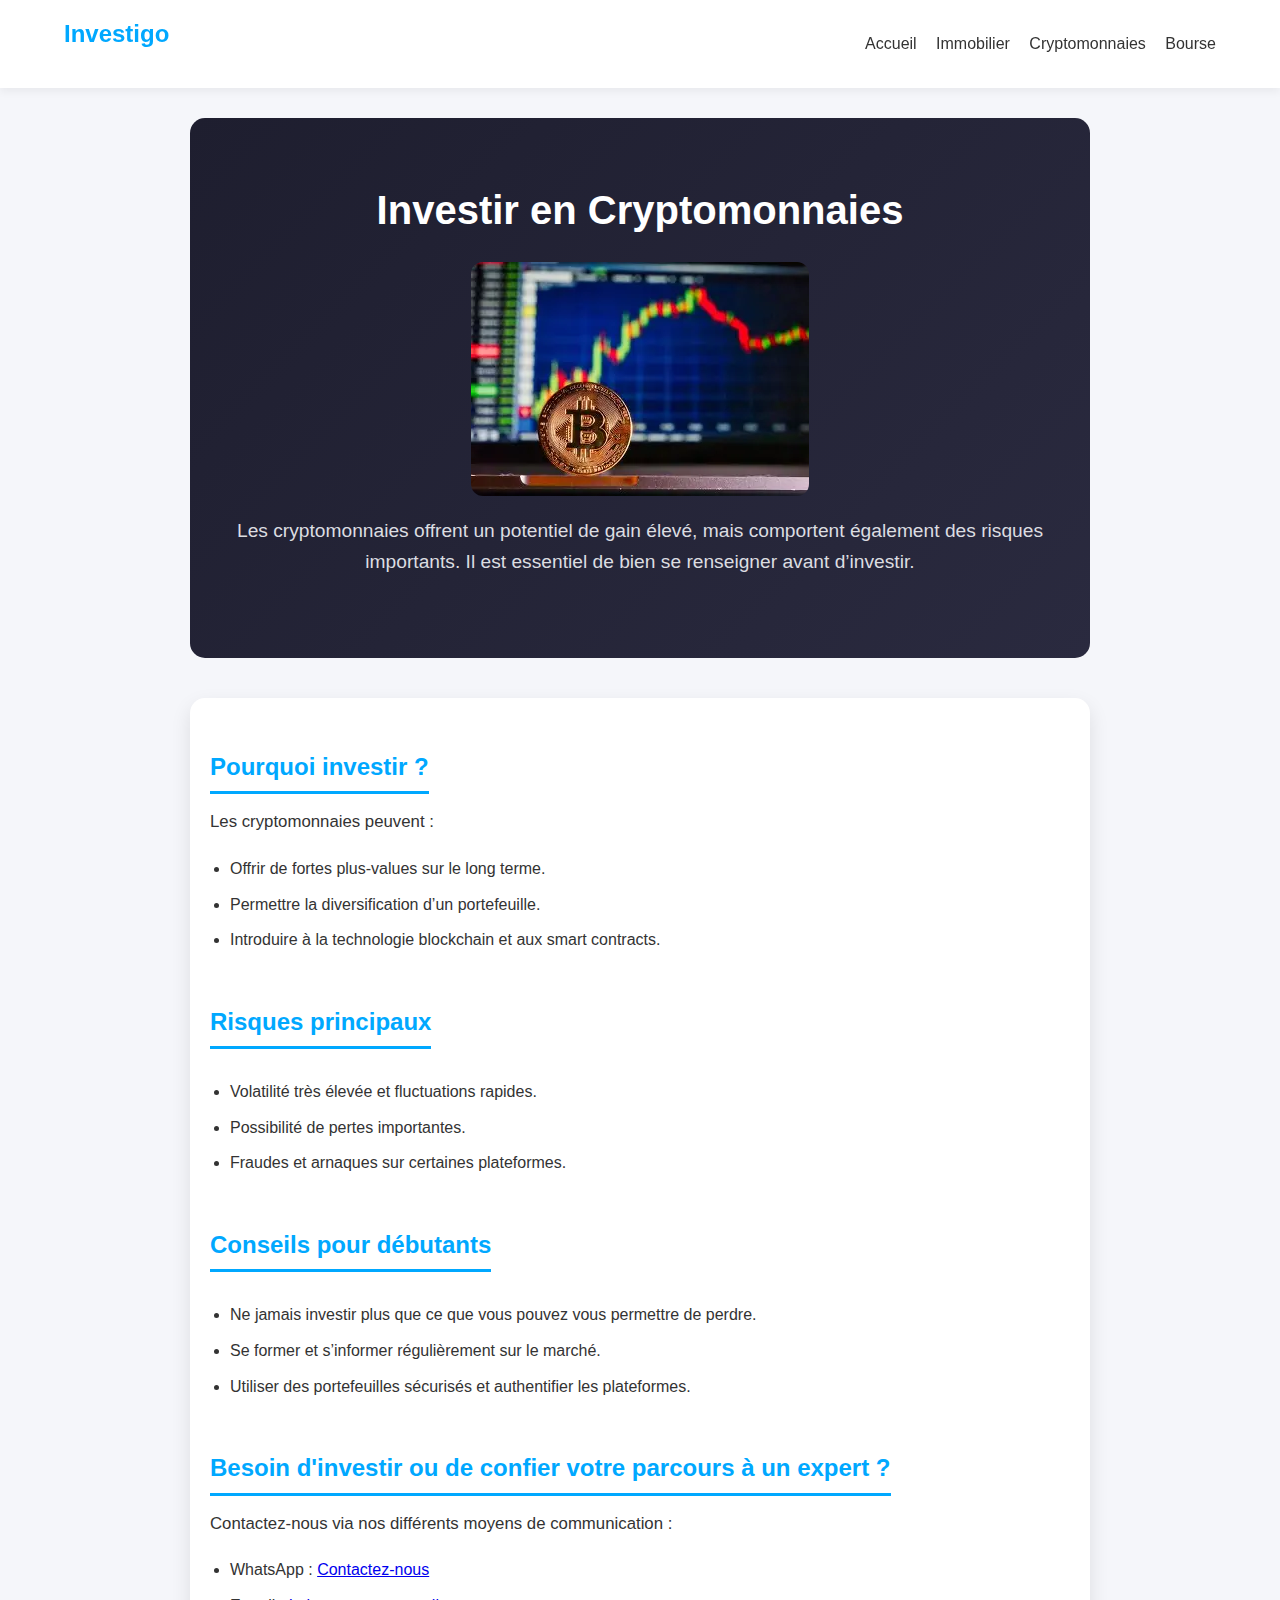
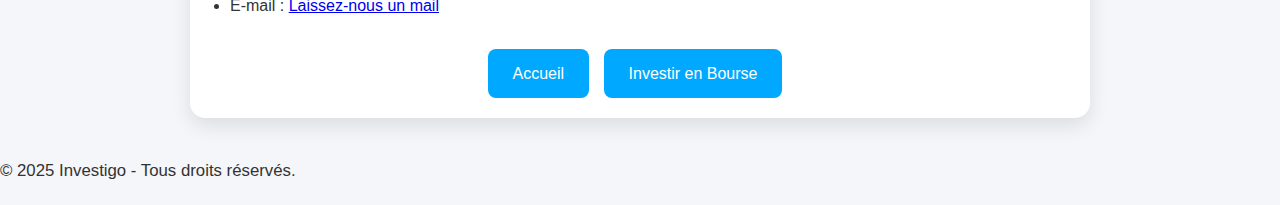
<file: crypto.html>
<!DOCTYPE html>
<html lang="fr">
<head>
<meta charset="UTF-8">
<meta name="viewport" content="width=device-width, initial-scale=1.0">
<title>Investir en Cryptomonnaies</title>
<style>
/* RESET */
* {
    margin: 0;
    padding: 0;
    box-sizing: border-box;
}

body {
    font-family: 'Inter', sans-serif;
    background: #f5f6fa;
    color: #333;
    line-height: 1.6;
}

/* NAVBAR */
.navbar {
    display: flex;
    justify-content: space-between;
    align-items: center;
    padding: 15px 5%;
    background: #fff;
    box-shadow: 0 4px 8px rgba(0,0,0,0.05);
    position: sticky;
    top: 0;
    z-index: 1000;
}
.navbar p {
    font-weight: 700;
    color: #00a8ff;
    font-size: 1.5rem;
}
.navbar a {
    margin-left: 15px;
    text-decoration: none;
    color: #333;
    font-weight: 500;
    transition: 0.3s;
}
.navbar a:hover {
    color: #00a8ff;
}

/* HERO */
.hero {
    background: linear-gradient(135deg, #1e1e2f, #2a2a3f);
    color: #fff;
    text-align: center;
    padding: 60px 20px;
    border-radius: 15px;
    margin: 30px auto;
    max-width: 900px;
}
.hero h1 {
    font-size: 2.5rem;
    margin-bottom: 20px;
}
.hero p {
    font-size: 1.2rem;
    color: #dcdde1;
}

/* CONTAINER */
.container {
    max-width: 900px;
    margin: 40px auto;
    padding: 20px;
    background: #fff;
    border-radius: 15px;
    box-shadow: 0 8px 20px rgba(0,0,0,0.1);
}

/* TITRES SECTIONS */
h2 {
    color: #00a8ff;
    margin-top: 30px;
    margin-bottom: 15px;
    border-bottom: 3px solid #00a8ff;
    display: inline-block;
    padding-bottom: 5px;
}

/* PARAGRAPHES ET LISTES */
p {
    margin-bottom: 20px;
    font-size: 1.05rem;
}
ul {
    margin: 15px 0 20px 20px;
    list-style-type: disc;
}
li {
    margin-bottom: 10px;
}

/* IMAGES */
img {
    max-width: 100%;
    height: auto;
    display: block;
    margin: 20px auto;
    border-radius: 12px;
}

/* BOUTONS */
.btn {
    display: inline-block;
    margin: 10px 10px 0 0;
    padding: 12px 25px;
    background: #00a8ff;
    color: #fff;
    text-decoration: none;
    border-radius: 8px;
    font-weight: 500;
    transition: 0.3s;
}
.btn:hover {
    background: #0097e6;
    transform: scale(1.05);
}

/* RESPONSIVE */
@media (max-width: 600px) {
    .container, .hero {
        margin: 20px;
        padding: 15px;
    }
    h2 {
        font-size: 1.2rem;
    }
    .btn {
        padding: 10px 20px;
        font-size: 0.9rem;
    }
}
</style>
</head>
<body>

<!-- NAVBAR -->
<nav class="navbar">
    <p>Investigo</p>
    <div>
        <a href="index.html">Accueil</a>
        <a href="immobilier.html">Immobilier</a>
        <a href="crypto.html">Cryptomonnaies</a>
        <a href="bourse.html">Bourse</a>
    </div>
</nav>

<!-- HERO -->
<section class="hero">
    <h1>Investir en Cryptomonnaies</h1>
    <img src="[data-uri]"
             alt="Graphique de cryptomonnaies">

    <p>Les cryptomonnaies offrent un potentiel de gain élevé, mais comportent également des risques importants. Il est essentiel de bien se renseigner avant d’investir.</p>
</section>

<!-- CONTENU -->
<div class="container">
    <h2>Pourquoi investir ?</h2>
    <p>Les cryptomonnaies peuvent :</p>
    <ul>
        <li>Offrir de fortes plus-values sur le long terme.</li>
        <li>Permettre la diversification d’un portefeuille.</li>
        <li>Introduire à la technologie blockchain et aux smart contracts.</li>
    </ul>

    <h2>Risques principaux</h2>
    <ul>
        <li>Volatilité très élevée et fluctuations rapides.</li>
        <li>Possibilité de pertes importantes.</li>
        <li>Fraudes et arnaques sur certaines plateformes.</li>
    </ul>

    <h2>Conseils pour débutants</h2>
    <ul>
        <li>Ne jamais investir plus que ce que vous pouvez vous permettre de perdre.</li>
        <li>Se former et s’informer régulièrement sur le marché.</li>
        <li>Utiliser des portefeuilles sécurisés et authentifier les plateformes.</li>
    </ul>
    <!-- CONTACT -->
<section class="contact">
    <h2>Besoin d'investir ou de confier votre parcours à un expert ?</h2>
    <p>Contactez-nous via nos différents moyens de communication :</p>
    <ul>
        <li>WhatsApp : <a href="https://wa.me/237652534570">Contactez-nous</a></li>
        <li>E-mail : <a href="mailto:brindicram@gmail.com">Laissez-nous un mail</a></li>
    </ul>
</section>

    <div style="text-align:center;">
        <a href="index.html" class="btn">Accueil</a>
        <a href="bourse.html" class="btn">Investir en Bourse</a>
    </div>
</div>
    <!-- FOOTER -->
<footer class="dernier">
    <p>&copy; 2025 Investigo - Tous droits réservés.</p>
</footer>

</body>
</html>
</file>
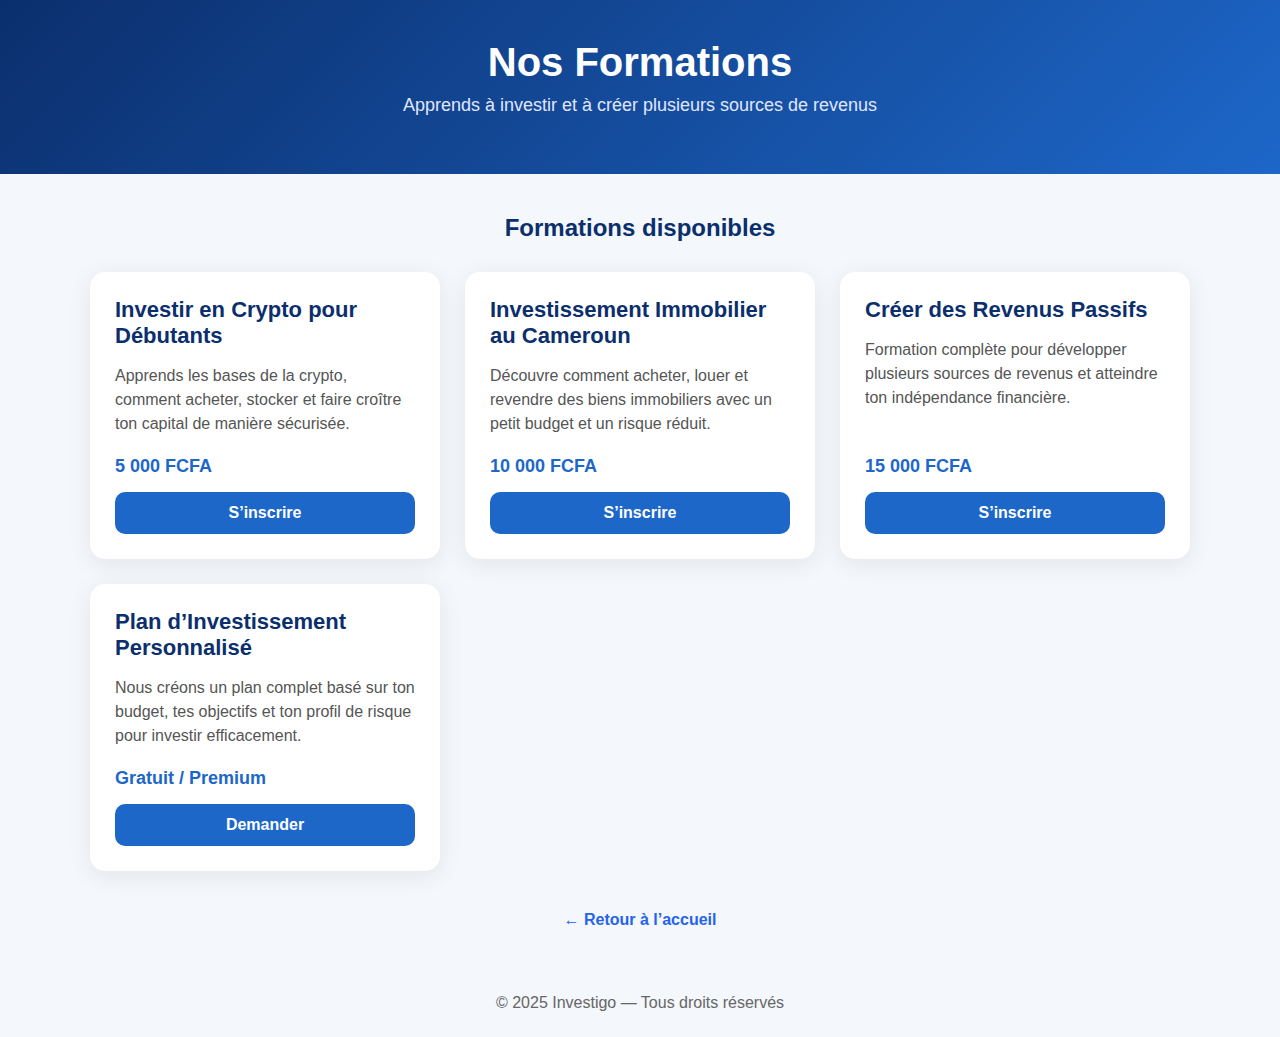
<file: formations.html>
<!DOCTYPE html>
<html lang="fr">
<head>
    <meta charset="UTF-8">
    <meta name="viewport" content="width=device-width, initial-scale=1.0">
    <title>Formations - Investigo</title>
    <style>
        body {
            margin: 0;
            font-family: 'Segoe UI', Tahoma, sans-serif;
            background: #f4f7fb;
            color: #333;
        }

        header {
            background: linear-gradient(135deg, #0b2f6d, #1d67c9);
            color: white;
            padding: 40px 20px;
            text-align: center;
        }

        header h1 {
            font-size: 40px;
            margin: 0;
            font-weight: 700;
        }

        header p {
            font-size: 18px;
            margin-top: 10px;
            color: #e0e6ff;
        }

        .container {
            max-width: 1100px;
            margin: 40px auto;
            padding: 0 20px;
        }
        .footer-link {
            margin-top: 30px;
            text-align: center;
        }

        .footer-link a {
            color: #2563eb;
            text-decoration: none;
            font-weight: bold;
        }

        h2 {
            color: #0b2f6d;
            text-align: center;
            margin-bottom: 30px;
        }

        .courses-grid {
            display: grid;
            grid-template-columns: repeat(auto-fit, minmax(280px, 1fr));
            gap: 25px;
        }

        .course-card {
            background: white;
            padding: 25px;
            border-radius: 15px;
            box-shadow: 0 5px 25px rgba(0,0,0,0.08);
            transition: transform 0.3s ease, box-shadow 0.3s ease;
            display: flex;
            flex-direction: column;
            justify-content: space-between;
            animation: fadeIn 0.7s ease-in-out;
        }

        .course-card:hover {
            transform: translateY(-5px);
            box-shadow: 0 10px 35px rgba(0,0,0,0.15);
        }

        .course-title {
            font-size: 22px;
            font-weight: bold;
            margin-bottom: 15px;
            color: #0b2f6d;
        }

        .course-desc {
            flex-grow: 1;
            font-size: 16px;
            color: #555;
            line-height: 1.5;
            margin-bottom: 20px;
        }

        .course-price {
            font-weight: 700;
            font-size: 18px;
            color: #1d67c9;
            margin-bottom: 15px;
        }

        .btn-enroll {
            background: #1d67c9;
            color: white;
            text-decoration: none;
            padding: 12px 20px;
            border-radius: 10px;
            font-weight: bold;
            text-align: center;
            transition: background 0.3s;
        }

        .btn-enroll:hover {
            background: #0b2f6d;
        }

        footer {
            text-align: center;
            padding: 25px;
            color: #666;
            margin-top: 40px;
        }

        @keyframes fadeIn {
            from { opacity: 0; transform: translateY(20px);}
            to { opacity: 1; transform: translateY(0);}
        }
    </style>
</head>
<body>

<header>
    <h1>Nos Formations</h1>
    <p>Apprends à investir et à créer plusieurs sources de revenus</p>
</header>

<div class="container">
    <h2>Formations disponibles</h2>

    <div class="courses-grid">

        <div class="course-card">
            <div class="course-title">Investir en Crypto pour Débutants</div>
            <div class="course-desc">
                Apprends les bases de la crypto, comment acheter, stocker et faire croître ton capital de manière sécurisée.
            </div>
            <div class="course-price">5 000 FCFA</div>
            <a href="https://wa.me/237673355468?text=Je%20veux%20m'inscrire%20à%20la%20formation%20Crypto" class="btn-enroll">S’inscrire</a>
        </div>

        <div class="course-card">
            <div class="course-title">Investissement Immobilier au Cameroun</div>
            <div class="course-desc">
                Découvre comment acheter, louer et revendre des biens immobiliers avec un petit budget et un risque réduit.
            </div>
            <div class="course-price">10 000 FCFA</div>
            <a href="https://wa.me/237673355468?text=Je%20veux%20m'inscrire%20à%20la%20formation%20Immobilier" class="btn-enroll">S’inscrire</a>
        </div>

        <div class="course-card">
            <div class="course-title">Créer des Revenus Passifs</div>
            <div class="course-desc">
                Formation complète pour développer plusieurs sources de revenus et atteindre ton indépendance financière.
            </div>
            <div class="course-price">15 000 FCFA</div>
            <a href="https://wa.me/237673355468?text=Je%20veux%20m'inscrire%20à%20la%20formation%20Revenus%20Passifs" class="btn-enroll">S’inscrire</a>
        </div>

        <div class="course-card">
            <div class="course-title">Plan d’Investissement Personnalisé</div>
            <div class="course-desc">
                Nous créons un plan complet basé sur ton budget, tes objectifs et ton profil de risque pour investir efficacement.
            </div>
            <div class="course-price">Gratuit / Premium</div>
            <a href="https://wa.me/237673355468?text=Je%20veux%20un%20plan%20d'investissement%20personnalisé" class="btn-enroll">Demander</a>
        </div>

    </div>
</div>
<div class="footer-link">
        <a href="index.html">← Retour à l’accueil</a>
    </div>

<footer>
    © 2025 Investigo — Tous droits réservés
</footer>

</body>
</html>
</file>
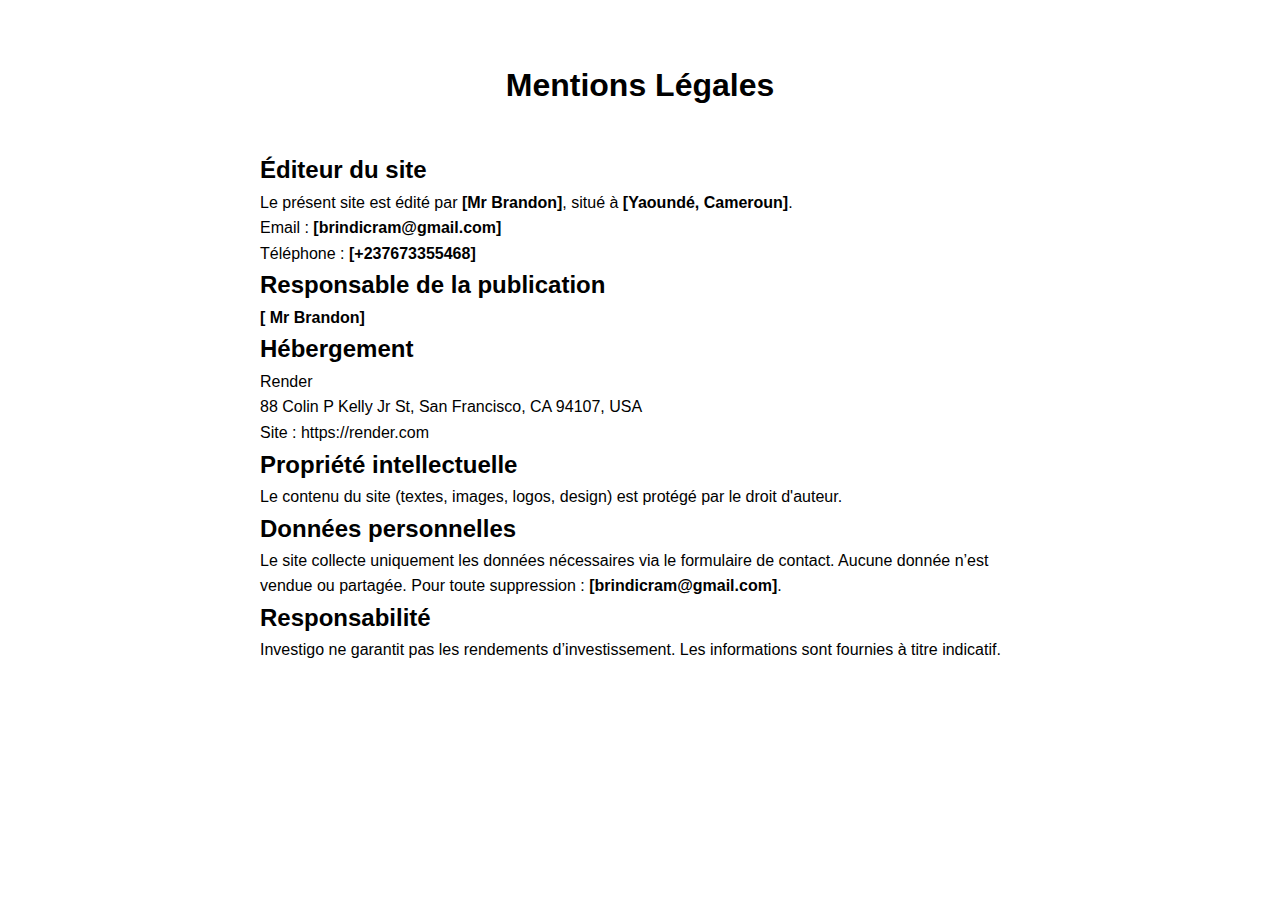
<file: Mentions.html>
<!DOCTYPE html>
<html lang="fr">
<head>
    <meta charset="UTF-8">
    <meta name="viewport" content="width=device-width, initial-scale=1.0">
    <title>Mentions Légales - Investigo</title>
    <link rel="stylesheet" href="style.css">
    <style>
        body {
            max-width: 800px;
            margin: 40px auto;
            padding: 20px;
            font-family: Arial, sans-serif;
            line-height: 1.6;
        }
        h1 {
            text-align: center;
            margin-bottom: 40px;
        }
    </style>
</head>
<body>
    <h1>Mentions Légales</h1>

    <h2>Éditeur du site</h2>
    <p>Le présent site est édité par <strong>[Mr Brandon]</strong>, situé à <strong>[Yaoundé, Cameroun]</strong>.<br>
    Email : <strong>[brindicram@gmail.com]</strong><br>
    Téléphone : <strong>[+237673355468]</strong></p>

    <h2>Responsable de la publication</h2>
    <p><strong>[ Mr Brandon]</strong></p>

    <h2>Hébergement</h2>
    <p>
        Render<br>
        88 Colin P Kelly Jr St, San Francisco, CA 94107, USA<br>
        Site : https://render.com
    </p>

    <h2>Propriété intellectuelle</h2>
    <p>
        Le contenu du site (textes, images, logos, design) est protégé par le droit d'auteur.
    </p>

    <h2>Données personnelles</h2>
    <p>
        Le site collecte uniquement les données nécessaires via le formulaire de contact.
        Aucune donnée n’est vendue ou partagée.  
        Pour toute suppression : <strong>[brindicram@gmail.com]</strong>.
    </p>

    <h2>Responsabilité</h2>
    <p>
        Investigo ne garantit pas les rendements d’investissement.  
        Les informations sont fournies à titre indicatif.
    </p>

</body>
</html>
</file>
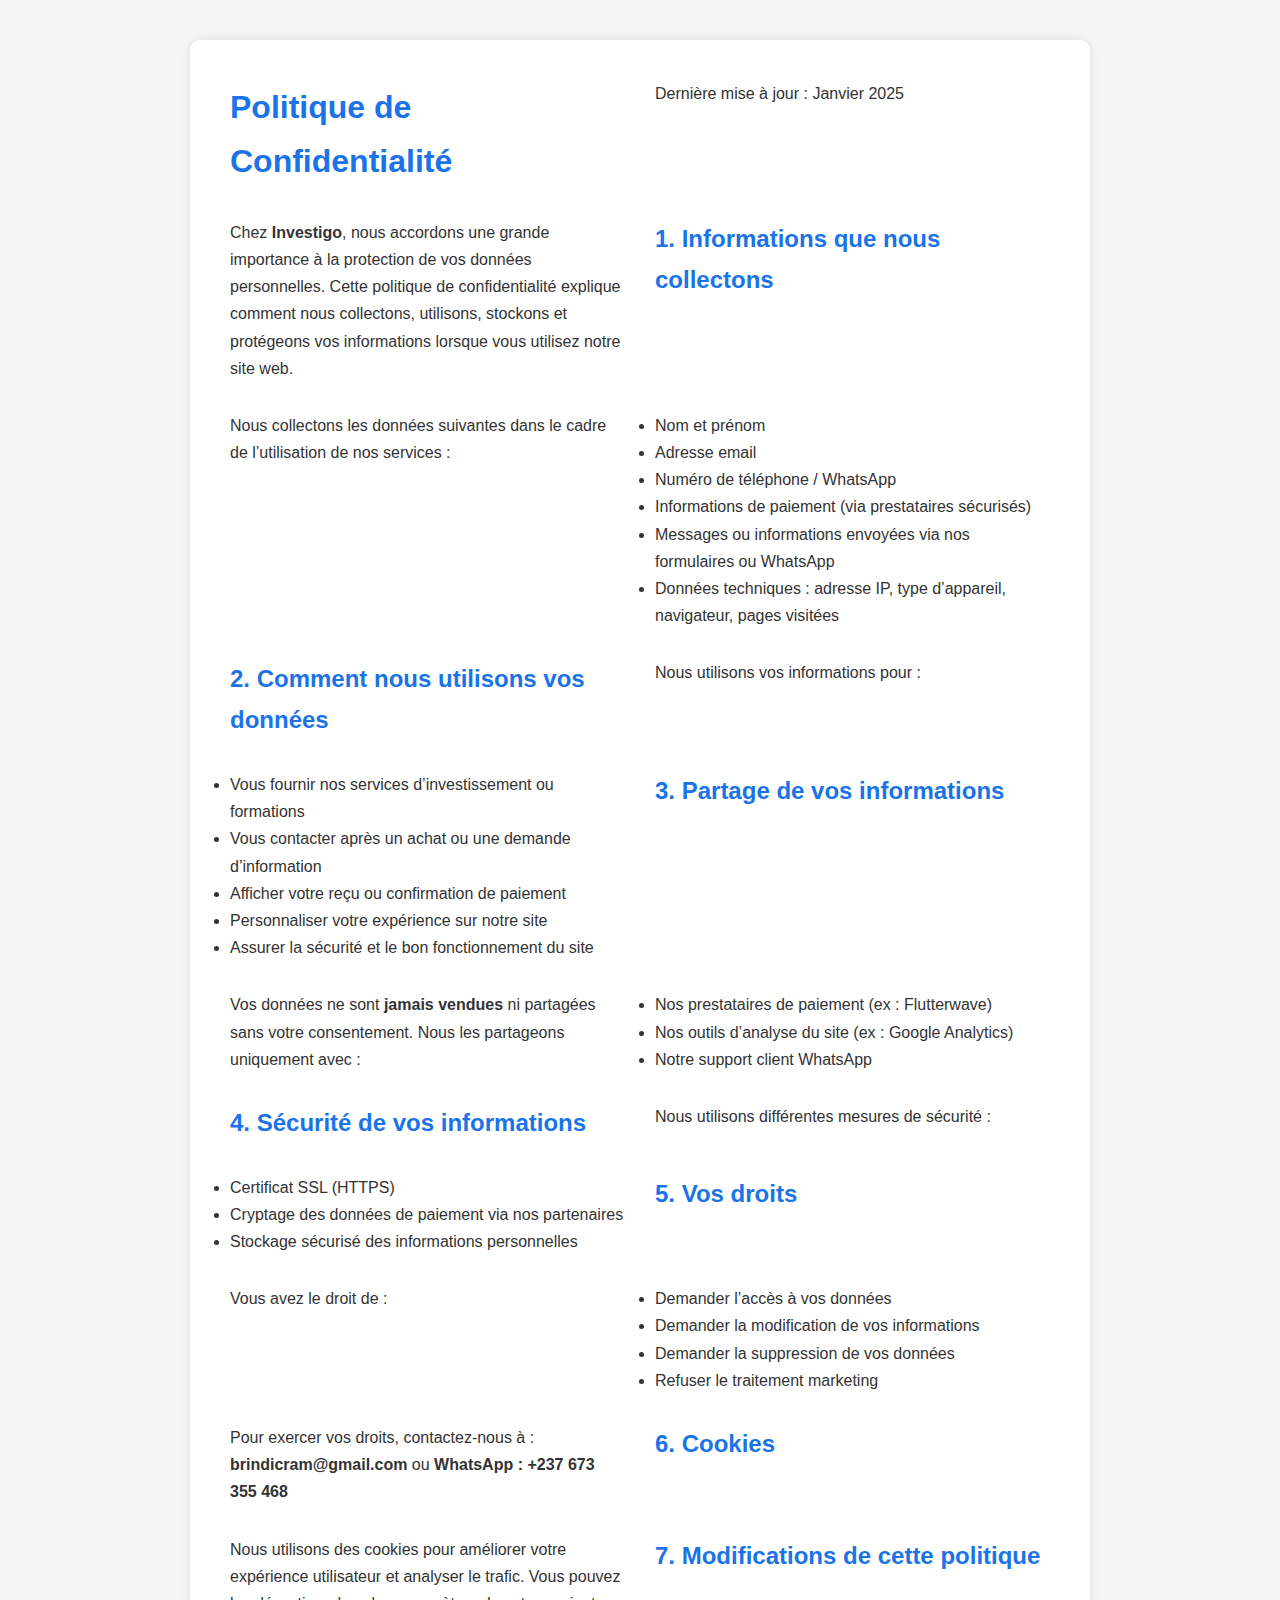
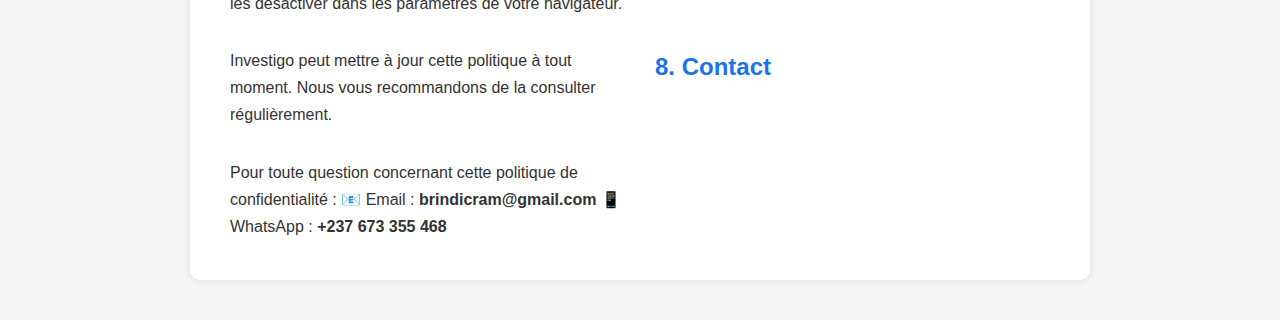
<file: politiques.html>
<!DOCTYPE html>
<html lang="fr">
<head>
    <meta charset="UTF-8">
    <meta name="viewport" content="width=device-width, initial-scale=1.0">
    <title>Politique de Confidentialité – Investigo</title>
    <link rel="stylesheet" href="style.css">
    <style>
        body {
            font-family: Arial, sans-serif;
            background: #f5f5f5;
            padding: 40px;
            line-height: 1.7;
            color: #333;
        }
        .container {
            max-width: 900px;
            background: #fff;
            margin: auto;
            padding: 40px;
            border-radius: 10px;
            box-shadow: 0 0 10px rgba(0,0,0,0.1);
        }
        h1, h2 {
            color: #1a73e8;
        }
    </style>
</head>
<body>

<div class="container">
    <h1>Politique de Confidentialité</h1>
    <p>Dernière mise à jour : Janvier 2025</p>

    <p>
        Chez <strong>Investigo</strong>, nous accordons une grande importance à la protection de vos données personnelles.
        Cette politique de confidentialité explique comment nous collectons, utilisons, stockons et protégeons vos informations
        lorsque vous utilisez notre site web.
    </p>

    <h2>1. Informations que nous collectons</h2>
    <p>Nous collectons les données suivantes dans le cadre de l’utilisation de nos services :</p>
    <ul>
        <li>Nom et prénom</li>
        <li>Adresse email</li>
        <li>Numéro de téléphone / WhatsApp</li>
        <li>Informations de paiement (via prestataires sécurisés)</li>
        <li>Messages ou informations envoyées via nos formulaires ou WhatsApp</li>
        <li>Données techniques : adresse IP, type d’appareil, navigateur, pages visitées</li>
    </ul>

    <h2>2. Comment nous utilisons vos données</h2>
    <p>Nous utilisons vos informations pour :</p>
    <ul>
        <li>Vous fournir nos services d’investissement ou formations</li>
        <li>Vous contacter après un achat ou une demande d’information</li>
        <li>Afficher votre reçu ou confirmation de paiement</li>
        <li>Personnaliser votre expérience sur notre site</li>
        <li>Assurer la sécurité et le bon fonctionnement du site</li>
    </ul>

    <h2>3. Partage de vos informations</h2>
    <p>
        Vos données ne sont <strong>jamais vendues</strong> ni partagées sans votre consentement.
        Nous les partageons uniquement avec :
    </p>
    <ul>
        <li>Nos prestataires de paiement (ex : Flutterwave)</li>
        <li>Nos outils d’analyse du site (ex : Google Analytics)</li>
        <li>Notre support client WhatsApp</li>
    </ul>

    <h2>4. Sécurité de vos informations</h2>
    <p>
        Nous utilisons différentes mesures de sécurité :
    </p>
    <ul>
        <li>Certificat SSL (HTTPS)</li>
        <li>Cryptage des données de paiement via nos partenaires</li>
        <li>Stockage sécurisé des informations personnelles</li>
    </ul>

    <h2>5. Vos droits</h2>
    <p>Vous avez le droit de :</p>
    <ul>
        <li>Demander l’accès à vos données</li>
        <li>Demander la modification de vos informations</li>
        <li>Demander la suppression de vos données</li>
        <li>Refuser le traitement marketing</li>
    </ul>
    <p>
        Pour exercer vos droits, contactez-nous à :  
        <strong>brindicram@gmail.com</strong> ou <strong>WhatsApp : +237 673 355 468</strong>
    </p>

    <h2>6. Cookies</h2>
    <p>
        Nous utilisons des cookies pour améliorer votre expérience utilisateur et analyser le trafic.
        Vous pouvez les désactiver dans les paramètres de votre navigateur.
    </p>

    <h2>7. Modifications de cette politique</h2>
    <p>
        Investigo peut mettre à jour cette politique à tout moment. Nous vous recommandons de la consulter régulièrement.
    </p>

    <h2>8. Contact</h2>
    <p>
        Pour toute question concernant cette politique de confidentialité :  
        📧 Email : <strong>brindicram@gmail.com</strong>  
        📱 WhatsApp : <strong>+237 673 355 468</strong>
    </p>
</div>

</body>
</html>
</file>
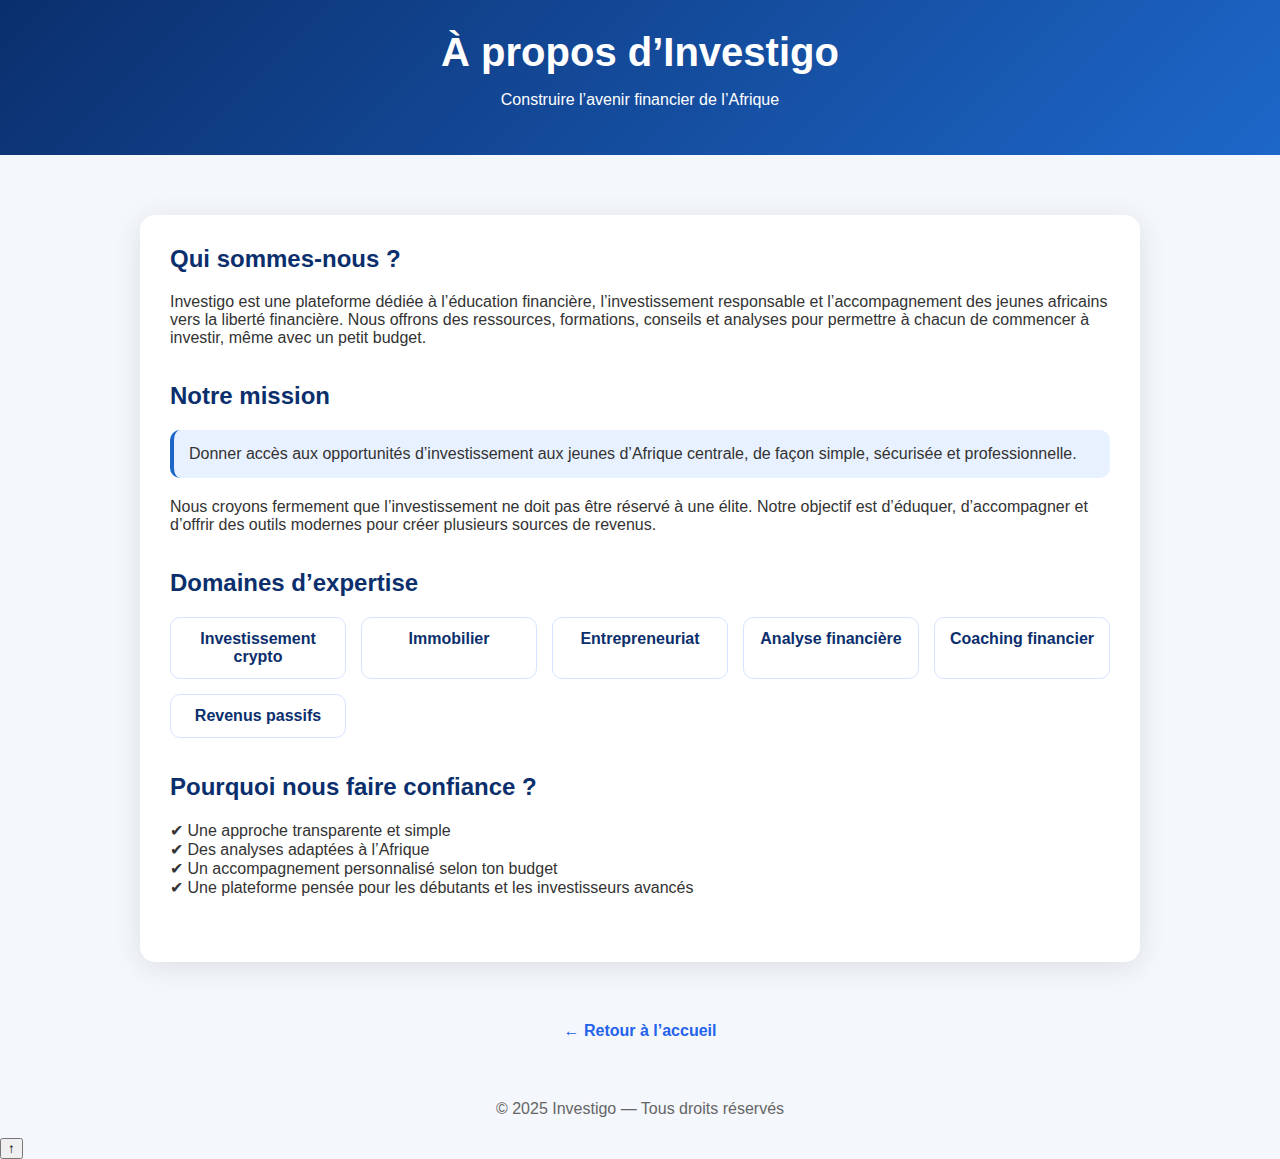
<file: propos.html>
<!DOCTYPE html>
<html lang="fr">
<head>
    <meta charset="UTF-8">
    <meta name="viewport" content="width=device-width, initial-scale=1.0">
    <title>À propos - Investigo</title>

    <style>
        body {
            font-family: 'Segoe UI', Tahoma, sans-serif;
            margin: 0;
            padding: 0;
            background: #f4f7fb;
            color: #333;
        }

        header {
            background: linear-gradient(135deg, #0b2f6d, #1d67c9);
            padding: 30px 20px;
            text-align: center;
            color: white;
        }

        header h1 {
            font-size: 40px;
            margin: 0;
            font-weight: 700;
        }

        .container {
            max-width: 1000px;
            margin: 40px auto;
            padding: 20px;
        }

        .card {
            background: white;
            border-radius: 15px;
            padding: 30px;
            box-shadow: 0 5px 30px rgba(0,0,0,0.1);
            animation: fadeIn 0.7s ease-in-out;
        }

        h2 {
            color: #0b2f6d;
            margin-top: 0;
        }

        .section {
            margin-bottom: 35px;
        }

        .highlight {
            padding: 15px;
            background: #e8f1ff;
            border-left: 4px solid #1d67c9;
            border-radius: 10px;
            margin-bottom: 20px;
        }

        .skills {
            display: grid;
            grid-template-columns: repeat(auto-fit, minmax(160px, 1fr));
            gap: 15px;
            margin-top: 20px;
        }

        .skill-item {
            background: #fff;
            padding: 12px;
            border-radius: 10px;
            text-align: center;
            border: 1px solid #d7e3ff;
            font-weight: 600;
            color: #0b2f6d;
        }

        footer {
            text-align: center;
            padding: 20px;
            margin-top: 40px;
            color: #666;
        }
        .footer-link {
            margin-top: 30px;
            text-align: center;
        }

        .footer-link a {
            color: #2563eb;
            text-decoration: none;
            font-weight: bold;
        }

        @keyframes fadeIn {
            from { opacity: 0; transform: translateY(20px); }
            to { opacity: 1; transform: translateY(0); }
        }
    </style>
</head>

<body>

<header>
    <h1>À propos d’Investigo</h1>
    <p>Construire l’avenir financier de l’Afrique</p>
</header>

<div class="container">
    <div class="card">

        <div class="section">
            <h2>Qui sommes-nous ?</h2>
            <p>
                Investigo est une plateforme dédiée à l’éducation financière, 
                l’investissement responsable et l’accompagnement des jeunes africains 
                vers la liberté financière. Nous offrons des ressources, formations, 
                conseils et analyses pour permettre à chacun de commencer à investir, 
                même avec un petit budget.
            </p>
        </div>

        <div class="section">
            <h2>Notre mission</h2>
            <div class="highlight">
                Donner accès aux opportunités d’investissement aux jeunes d’Afrique centrale, 
                de façon simple, sécurisée et professionnelle.
            </div>

            <p>
                Nous croyons fermement que l’investissement ne doit pas être réservé à une élite.  
                Notre objectif est d’éduquer, d’accompagner et d’offrir des outils modernes 
                pour créer plusieurs sources de revenus.
            </p>
        </div>

        <div class="section">
            <h2>Domaines d’expertise</h2>

            <div class="skills">
                <div class="skill-item">Investissement crypto</div>
                <div class="skill-item">Immobilier</div>
                <div class="skill-item">Entrepreneuriat</div>
                <div class="skill-item">Analyse financière</div>
                <div class="skill-item">Coaching financier</div>
                <div class="skill-item">Revenus passifs</div>
            </div>
        </div>

        <div class="section">
            <h2>Pourquoi nous faire confiance ?</h2>
            <p>
                ✔ Une approche transparente et simple  
                <br>✔ Des analyses adaptées à l’Afrique  
                <br>✔ Un accompagnement personnalisé selon ton budget  
                <br>✔ Une plateforme pensée pour les débutants et les investisseurs avancés
            </p>
        </div>

    </div>
</div>
<div class="footer-link">
        <a href="index.html">← Retour à l’accueil</a>
    </div>

<footer>
    © 2025 Investigo — Tous droits réservés
</footer>
<button id="scrollTopBtn">↑</button>
    <script>
        // --- Scroll to top ---
const scrollBtn = document.getElementById("scrollTopBtn");
window.addEventListener("scroll", () => {
    if(window.scrollY > 400){
        scrollBtn.style.display = "block";
    } else {
        scrollBtn.style.display = "none";
    }
});
scrollBtn.addEventListener("click", () => {
    window.scrollTo({top:0, behavior:"smooth"});
});
    </script>
</body>
</html>
</file>
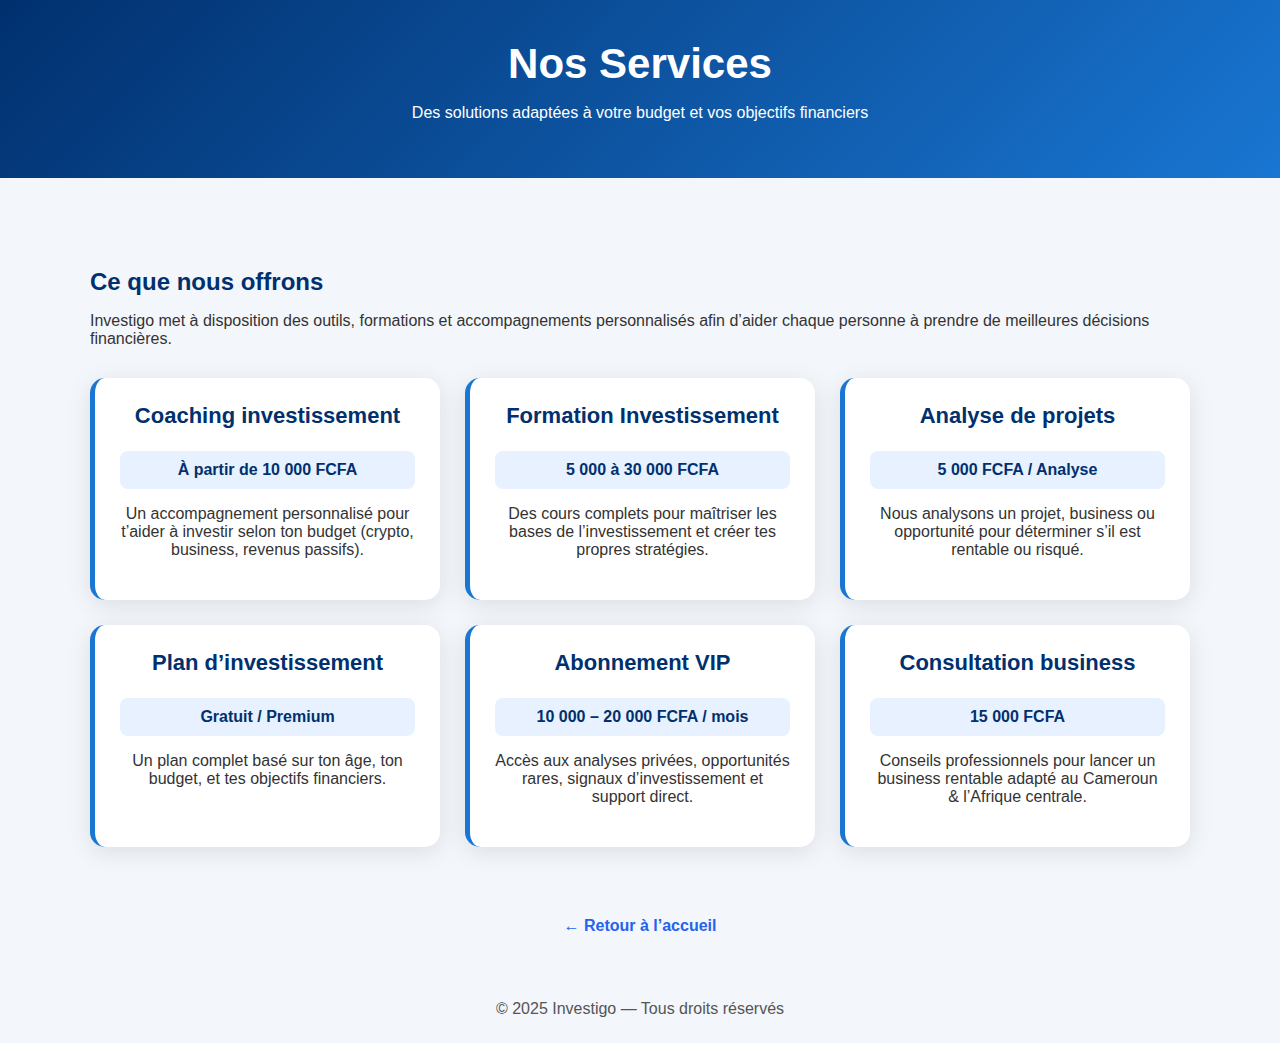
<file: services.html>
<!DOCTYPE html>
<html lang="fr">
<head>
    <meta charset="UTF-8">
    <meta name="viewport" content="width=device-width, initial-scale=1.0">
    <title>Nos Services - Investigo</title>

    <style>
        body {
            margin: 0;
            padding: 0;
            font-family: 'Segoe UI', Tahoma, sans-serif;
            background: #f3f6fb;
            color: #333;
        }

        header {
            background: linear-gradient(135deg, #01306e, #1976d2);
            padding: 40px 20px;
            text-align: center;
            color: white;
        }

        header h1 {
            font-size: 42px;
            margin: 0;
            font-weight: 700;
        }

        .container {
            max-width: 1100px;
            margin: 50px auto;
            padding: 20px;
        }

        h2 {
            color: #01306e;
            margin-bottom: 15px;
        }

        .services-grid {
            display: grid;
            grid-template-columns: repeat(auto-fit, minmax(260px, 1fr));
            gap: 25px;
            margin-top: 30px;
        }

        .service-card {
            background: white;
            padding: 25px;
            border-radius: 15px;
            text-align: center;
            box-shadow: 0 5px 25px rgba(0,0,0,0.1);
            transition: 0.3s ease;
            border-left: 5px solid #1976d2;
            animation: fadeIn 0.7s ease-in-out;
        }

        .service-card:hover {
            transform: translateY(-8px);
            box-shadow: 0 10px 35px rgba(0,0,0,0.15);
        }

        .service-card h3 {
            margin-top: 0;
            color: #01306e;
            font-size: 22px;
            font-weight: bold;
        }

        .price {
            background: #e7f1ff;
            color: #01306e;
            padding: 10px;
            border-radius: 8px;
            font-weight: 600;
            margin: 15px 0;
        }

        footer {
            text-align: center;
            padding: 25px;
            color: #555;
            margin-top: 40px;
        }
        .footer-link {
            margin-top: 30px;
            text-align: center;
        }

        .footer-link a {
            color: #2563eb;
            text-decoration: none;
            font-weight: bold;
        }

        @keyframes fadeIn {
            from { opacity: 0; transform: translateY(20px); }
            to { opacity: 1; transform: translateY(0); }
        }
    </style>
</head>

<body>

<header>
    <h1>Nos Services</h1>
    <p>Des solutions adaptées à votre budget et vos objectifs financiers</p>
</header>

<div class="container">

    <h2>Ce que nous offrons</h2>
    <p>Investigo met à disposition des outils, formations et accompagnements personnalisés afin d’aider
       chaque personne à prendre de meilleures décisions financières.</p>

    <div class="services-grid">

        <div class="service-card">
            <h3>Coaching investissement</h3>
            <div class="price">À partir de 10 000 FCFA</div>
            <p>Un accompagnement personnalisé pour t’aider à investir selon ton budget
               (crypto, business, revenus passifs).</p>
        </div>

        <div class="service-card">
            <h3>Formation Investissement</h3>
            <div class="price">5 000 à 30 000 FCFA</div>
            <p>Des cours complets pour maîtriser les bases de l’investissement et créer tes propres stratégies.</p>
        </div>

        <div class="service-card">
            <h3>Analyse de projets</h3>
            <div class="price">5 000 FCFA / Analyse</div>
            <p>Nous analysons un projet, business ou opportunité pour déterminer s’il est rentable ou risqué.</p>
        </div>

        <div class="service-card">
            <h3>Plan d’investissement</h3>
            <div class="price">Gratuit / Premium</div>
            <p>Un plan complet basé sur ton âge, ton budget, et tes objectifs financiers.</p>
        </div>

        <div class="service-card">
            <h3>Abonnement VIP</h3>
            <div class="price">10 000 – 20 000 FCFA / mois</div>
            <p>Accès aux analyses privées, opportunités rares, signaux d’investissement et support direct.</p>
        </div>

        <div class="service-card">
            <h3>Consultation business</h3>
            <div class="price">15 000 FCFA</div>
            <p>Conseils professionnels pour lancer un business rentable adapté au Cameroun & l’Afrique centrale.</p>
        </div>

    </div>
</div>
<div class="footer-link">
        <a href="index.html">← Retour à l’accueil</a>
    </div>

<footer>
    © 2025 Investigo — Tous droits réservés
</footer>

</body>
</html>
</file>
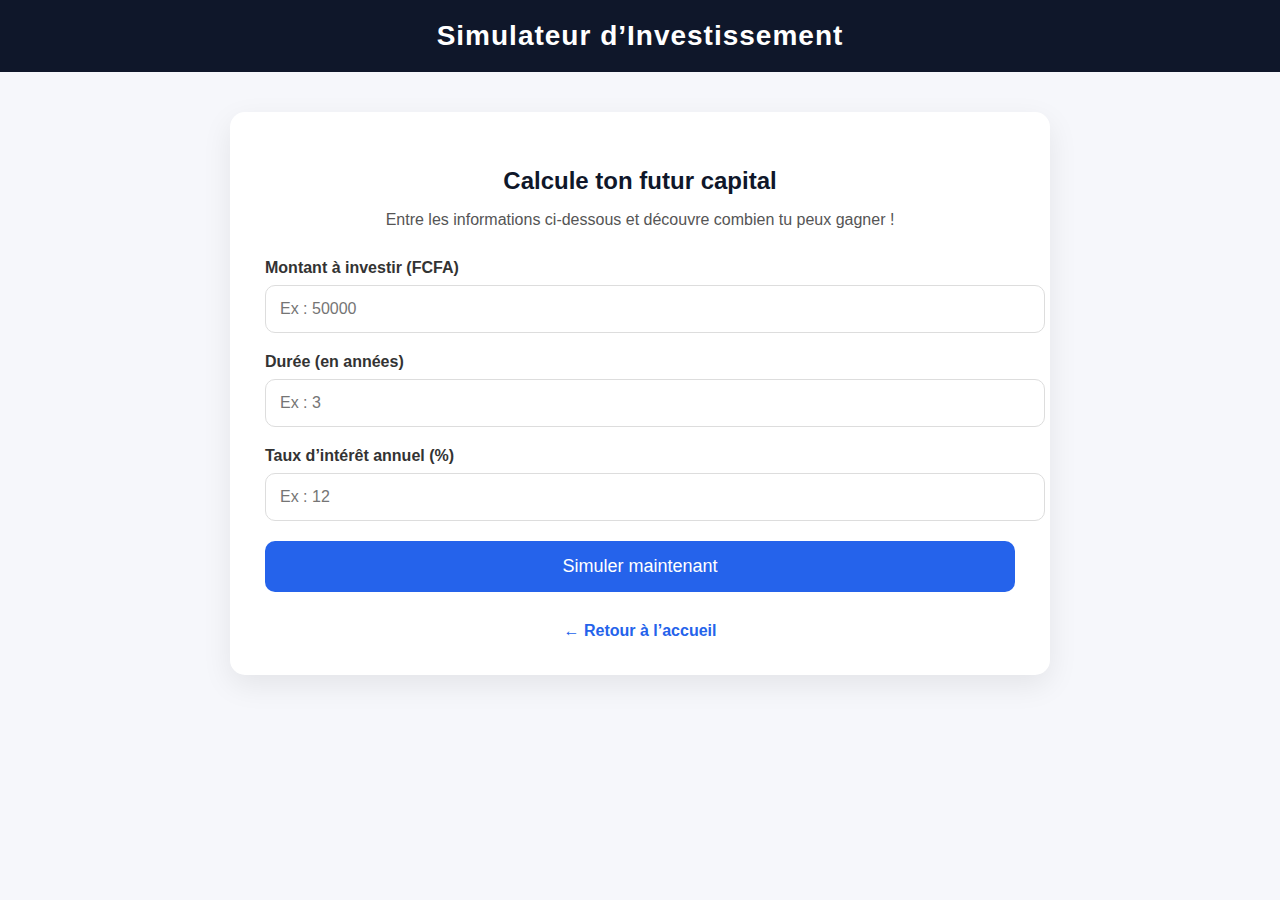
<file: simulateur.html>
<!DOCTYPE html>
<html lang="fr">
<head>
    <meta charset="UTF-8">
    <meta name="viewport" content="width=device-width, initial-scale=1.0">
    <title>Simulateur d’Investissement – Investigo</title>
    <style>
        body {
            margin: 0;
            font-family: "Segoe UI", sans-serif;
            background: #f6f7fb;
            color: #222;
        }

        header {
            background: #0f172a;
            color: white;
            padding: 20px;
            text-align: center;
            font-size: 28px;
            font-weight: 700;
            letter-spacing: 1px;
        }

        .container {
            max-width: 750px;
            margin: 40px auto;
            background: white;
            padding: 35px;
            border-radius: 15px;
            box-shadow: 0 10px 30px rgba(0,0,0,0.08);
        }

        h2 {
            text-align: center;
            color: #0f172a;
            margin-bottom: 15px;
        }

        p {
            text-align: center;
            margin-bottom: 30px;
            color: #555;
        }

        label {
            font-weight: bold;
            margin-bottom: 8px;
            display: block;
            color: #333;
        }

        input {
            width: 100%;
            padding: 14px;
            border-radius: 10px;
            border: 1px solid #ddd;
            margin-bottom: 20px;
            font-size: 16px;
        }

        button {
            width: 100%;
            padding: 15px;
            font-size: 18px;
            border: none;
            border-radius: 10px;
            background: #2563eb;
            color: white;
            cursor: pointer;
            transition: 0.3s;
        }

        button:hover {
            background: #1e40af;
        }

        .result-box {
            margin-top: 30px;
            padding: 20px;
            background: #eff6ff;
            border-left: 5px solid #2563eb;
            border-radius: 10px;
            display: none;
        }

        .footer-link {
            margin-top: 30px;
            text-align: center;
        }

        .footer-link a {
            color: #2563eb;
            text-decoration: none;
            font-weight: bold;
        }
    </style>
</head>
<body>

<header>Simulateur d’Investissement</header>

<div class="container">

    <h2>Calcule ton futur capital</h2>
    <p>Entre les informations ci-dessous et découvre combien tu peux gagner !</p>

    <label>Montant à investir (FCFA)</label>
    <input type="number" id="montant" placeholder="Ex : 50000">

    <label>Durée (en années)</label>
    <input type="number" id="duree" placeholder="Ex : 3">

    <label>Taux d’intérêt annuel (%)</label>
    <input type="number" id="taux" placeholder="Ex : 12">

    <button onclick="calculer()">Simuler maintenant</button>

    <div class="result-box" id="resultat"></div>

    <div class="footer-link">
        <a href="index.html">← Retour à l’accueil</a>
    </div>

</div>

<script>
function calculer() {
    let montant = parseFloat(document.getElementById("montant").value);
    let duree = parseFloat(document.getElementById("duree").value);
    let taux = parseFloat(document.getElementById("taux").value) / 100;

    if (!montant || !duree || !taux) {
        alert("Remplis toutes les cases !");
        return;
    }

    let capitalFinal = montant * Math.pow(1 + taux, duree);
    let gain = capitalFinal - montant;

    document.getElementById("resultat").style.display = "block";
    document.getElementById("resultat").innerHTML = `
        <h3>Résultats de ta simulation :</h3>
        <p><strong>Capital final :</strong> ${capitalFinal.toFixed(0)} FCFA</p>
        <p><strong>Gain total :</strong> ${gain.toFixed(0)} FCFA</p>
    `;
}
</script>

</body>
</html>
</file>
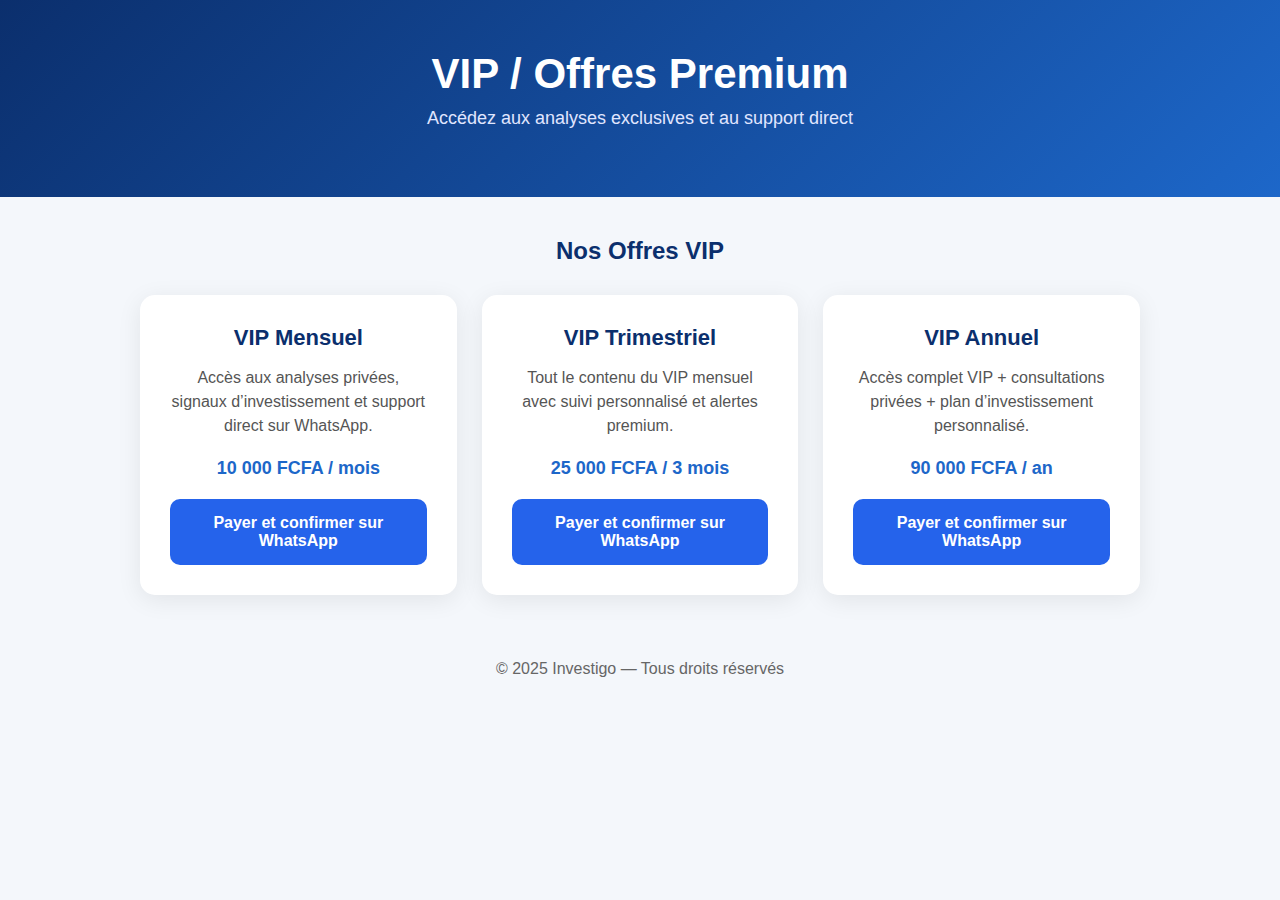
<file: vip.html>
<!DOCTYPE html>
<html lang="fr">
<head>
<meta charset="UTF-8">
<meta name="viewport" content="width=device-width, initial-scale=1.0">
<title>VIP / Offres Premium - Investigo</title>
<style>
    body {
        margin: 0;
        font-family: 'Segoe UI', Tahoma, sans-serif;
        background: #f4f7fb;
        color: #333;
    }
    header {
        background: linear-gradient(135deg, #0b2f6d, #1d67c9);
        color: white;
        padding: 50px 20px;
        text-align: center;
    }
    header h1 { font-size: 42px; margin: 0; font-weight: 700; }
    header p { font-size: 18px; margin-top: 10px; color: #e0e6ff; }
    .container { max-width: 1000px; margin: 40px auto; padding: 0 20px; }
    h2 { color: #0b2f6d; text-align: center; margin-bottom: 30px; }
    .vip-grid { display: grid; grid-template-columns: repeat(auto-fit, minmax(280px, 1fr)); gap: 25px; }
    .vip-card {
        background: white;
        padding: 30px;
        border-radius: 15px;
        box-shadow: 0 5px 25px rgba(0,0,0,0.08);
        text-align: center;
        transition: transform 0.3s ease, box-shadow 0.3s ease;
        animation: fadeIn 0.7s ease-in-out;
    }
    .vip-card:hover { transform: translateY(-5px); box-shadow: 0 10px 35px rgba(0,0,0,0.15); }
    .vip-title { font-size: 22px; font-weight: bold; color: #0b2f6d; margin-bottom: 15px; }
    .vip-desc { font-size: 16px; color: #555; line-height: 1.5; margin-bottom: 20px; }
    .vip-price { font-weight: 700; font-size: 18px; color: #1d67c9; margin-bottom: 20px; }
    .btn-pay {
        background: #2563eb;
        color: white;
        text-decoration: none;
        padding: 15px 20px;
        border-radius: 10px;
        font-weight: bold;
        display: inline-block;
        transition: background 0.3s;
    }
    .btn-pay:hover { background: #0b2f6d; }
    footer { text-align: center; padding: 25px; color: #666; margin-top: 40px; }
    @keyframes fadeIn { from { opacity: 0; transform: translateY(20px);} to { opacity: 1; transform: translateY(0);} }
</style>
</head>
<body>

<header>
    <h1>VIP / Offres Premium</h1>
    <p>Accédez aux analyses exclusives et au support direct</p>
</header>

<div class="container">
<h2>Nos Offres VIP</h2>

<div class="vip-grid">

    <!-- VIP Mensuel -->
    <div class="vip-card">
        <div class="vip-title">VIP Mensuel</div>
        <div class="vip-desc">
            Accès aux analyses privées, signaux d’investissement et support direct sur WhatsApp.
        </div>
        <div class="vip-price">10 000 FCFA / mois</div>
        <a  href="https://paydunya.com/paylink/TON_LINK_VIP3" target="_blank" class="btn-pay"
           onclick="setTimeout(() => {window.location.href='https://wa.me/237673355468?text=Je%20viens%20de%20payer%20le%20VIP%20Mensuel';}, 1000)">
           Payer et confirmer sur WhatsApp
        </a>
    </div>

    <!-- VIP Trimestriel -->
    <div class="vip-card">
        <div class="vip-title">VIP Trimestriel</div>
        <div class="vip-desc">
            Tout le contenu du VIP mensuel avec suivi personnalisé et alertes premium.
        </div>
        <div class="vip-price">25 000 FCFA / 3 mois</div>
        <a href="https://paydunya.com/paylink/TON_LINK_VIP3" target="_blank" class="btn-pay"
           onclick="setTimeout(() => {window.location.href='https://wa.me/237673355468?text=Je%20viens%20de%20payer%20le%20VIP%20Trimestriel';}, 1000)">
           Payer et confirmer sur WhatsApp
        </a>
    </div>

    <!-- VIP Annuel -->
    <div class="vip-card">
        <div class="vip-title">VIP Annuel</div>
        <div class="vip-desc">
            Accès complet VIP + consultations privées + plan d’investissement personnalisé.
        </div>
        <div class="vip-price">90 000 FCFA / an</div>
        <a href="https://paydunya.com/paylink/TON_LINK_VIP12" target="_blank" class="btn-pay"
           onclick="setTimeout(() => {window.location.href='https://wa.me/237673355468?text=Je%20viens%20de%20payer%20le%20VIP%20Annuel';}, 1000)">
           Payer et confirmer sur WhatsApp
        </a>
    </div>

</div>
</div>

<footer>
    © 2025 Investigo — Tous droits réservés
</footer>

</body>
</html>
</file>
<file: style.css>
/* RESET */
* {margin:0; padding:0; box-sizing:border-box; font-family: 'Roboto', sans-serif;}

/* NAVBAR */
.navbar {
    display:flex;
    justify-content: space-between;
    align-items:center;
    padding:15px 5%;
    background:#fff;
    box-shadow: 0 4px 8px rgba(0,0,0,0.05);
    position: sticky;
    top:0;
    z-index:1000;
}
.navbar p {font-weight:700; color:#007BFF;}
.menu-btn {
    background:#007BFF; color:#fff; border:none; padding:10px 15px; border-radius:5px; cursor:pointer; font-size:20px;
    transition: all 0.3s;
}
.menu-btn:hover {background:#0056b3; transform: scale(1.1);}
.menu-dropdown {
    position:absolute; top:60px; right:5%; background:#fff; list-style:none; padding:10px 0; border-radius:5px; 
    box-shadow:0 4px 8px rgba(0,0,0,0.1); display:none;
}
.menu-dropdown.show {display:block;}
.menu-dropdown li a {display:block; padding:12px 20px; text-decoration:none; color:#333;}
.menu-dropdown li a:hover {background:#007BFF; color:#fff;}

/* HERO SECTION */
.hero {
    display:flex;
    flex-wrap:wrap;
    align-items:center;
    justify-content:space-between;
    padding:60px 10%;
    background: linear-gradient(135deg, #1e1e2f, #2a2a3f);
    color:#fff;
}
.hero-content {flex:1 1 500px; padding-right:20px;}
.hero-content h1 {font-size:2.8rem; margin-bottom:20px;}
.hero-content h2, .hero-content h3 {margin-bottom:15px; color:#d1d1d1;}
.hero-content p {margin-bottom:30px; font-size:1.1rem;}
.btn {padding:12px 30px; background:#ff6b00; color:#fff; text-decoration:none; border-radius:30px; transition:0.3s;}
.btn:hover {background:#ff8c42;}
.hero-image {flex:1 1 300px; text-align:center;}
.hero-image img {max-width:100%; border-radius:20px;}

/* CONTAINER CARDS */
.container {
    width:90%;
    max-width:1200px;
    margin:50px auto;
    display:grid;
    grid-template-columns: repeat(auto-fit,minmax(280px,1fr));
    gap:30px;
}
.card {
    background:#fff;
    padding:20px;
    border-radius:15px;
    box-shadow:0 4px 20px rgba(0,0,0,0.1);
    border-top:5px solid #007BFF;
    transition: all 0.5s;
}
.card:hover {transform: translateY(-5px) scale(1.02);}

/* CONTACT */
.contact {
    background:#f7f7f7;
    padding:50px 10%;
    text-align:center;
}
.contact h2 {margin-bottom:20px; color:#007BFF;}
.contact p {margin-bottom:20px; color:#333;}
.contact a {color:#ff6b00; text-decoration:none;}
.contact a:hover {text-decoration:underline;}

/* FOOTER */
.dernier {text-align:center; padding:20px 0; background:#1e1e2f; color:#fff; font-size:1rem;}

/* SCROLL TOP BUTTON */
#scrollTopBtn {
    position: fixed;
    bottom: 30px;
    right: 30px;
    background: #007BFF;
    color: white;
    border: none;
    border-radius: 50%;
    width: 50px;
    height: 50px;
    font-size: 24px;
    cursor: pointer;
    display: none;
    z-index: 999;
    transition: all 0.3s;
    box-shadow: 0 4px 8px rgba(0, 0, 0, 0.2);
}
#scrollTopBtn.visible {display: block;}
#scrollTopBtn:hover {background: #0056b3; transform: scale(1.1); box-shadow: 0 6px 12px rgba(0, 0, 0, 0.3);}
/* HERO PAGE */
.hero-page {
    background: linear-gradient(135deg, #1e1e2f, #2a2a3f);
    color: #fff;
    padding: 50px 10%;
    text-align: center;
    border-radius: 15px;
    margin: 30px 0;
}
.hero-content-page h1 {
    font-size: 2.5rem;
    margin-bottom: 20px;
}
.hero-content-page p {
    font-size: 1.2rem;
    margin-bottom: 20px;
}
.hero-content-page img {
    max-width: 300px;
    border-radius: 15px;
    margin-top: 20px;
}

/* CONTAINER PAGE */
.container-page {
    width: 90%;
    max-width: 900px;
    margin: auto;
    padding: 30px 0;
}
.container-page h2 {
    color: #007BFF;
    margin-top: 30px;
    margin-bottom: 15px;
}
.container-page p, .container-page ul {
    font-size: 1.1rem;
    margin-bottom: 20px;
}
.container-page ul li {
    margin-bottom: 10px;
}

/* NAVIGATION LINKS */
.navigation-links {
    display: flex;
    justify-content: center;
    gap: 20px;
    margin-top: 30px;
}
.navigation-links .btn {
    background: #ff6b00;
    color: #fff;
    padding: 12px 25px;
    border-radius: 30px;
    text-decoration: none;
    transition: 0.3s;
}
.navigation-links .btn:hover {
    background: #ff8c42;
    transform: scale(1.05);
}
</file>
